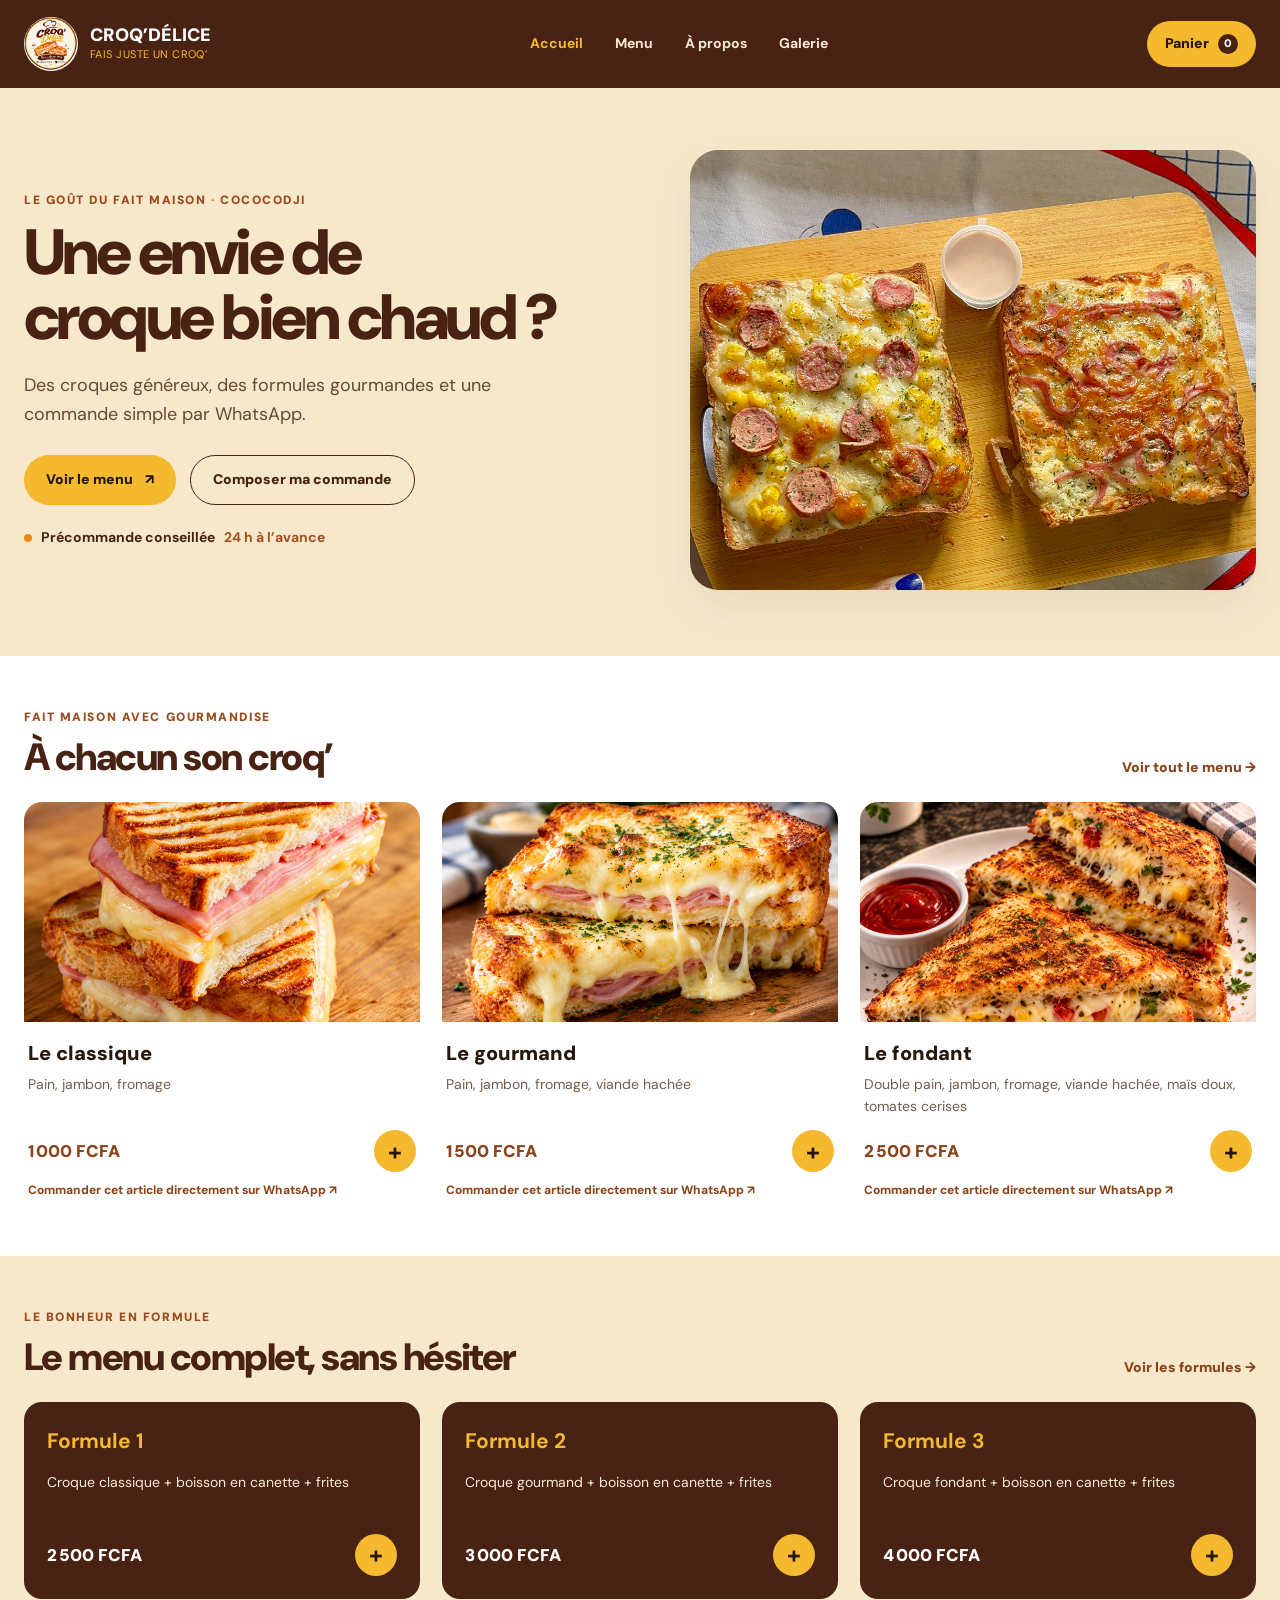
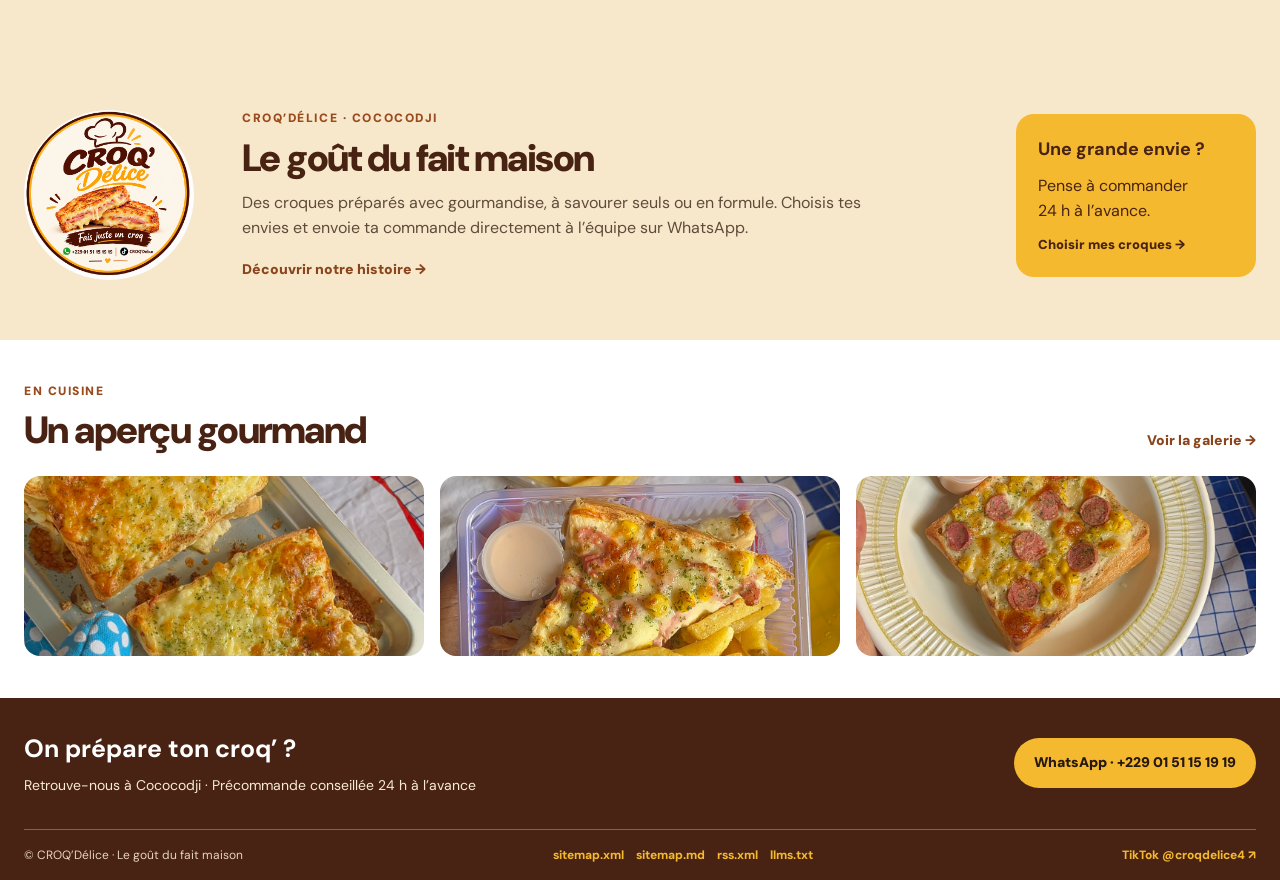
<file: index.html>
<!doctype html>
<html lang="fr">
<head>
  <meta charset="utf-8">
  <meta name="viewport" content="width=device-width, initial-scale=1">
  <meta name="theme-color" content="#482313">
  <meta name="description" content="Découvrez les croques et formules maison de CROQ’Délice à Cococodji. Commandez simplement par WhatsApp.">
  <title>CROQ’Délice — Le goût du fait maison</title>
  <link rel="preconnect" href="https://fonts.googleapis.com">
  <link rel="preconnect" href="https://fonts.gstatic.com" crossorigin>
  <link href="https://fonts.googleapis.com/css2?family=DM+Sans:wght@400;500;600;700;800;900&display=swap" rel="stylesheet">
  <link rel="stylesheet" href="styles.css">
  <link rel="alternate" type="application/rss+xml" title="CROQ’Délice — Flux RSS" href="rss.xml">
  <script type="application/ld+json">
  {
    "@context": "https://schema.org",
    "@type": ["LocalBusiness", "FastFoodRestaurant"],
    "name": "CROQ’Délice",
    "alternateName": ["CROQ DELICE", "Croq Délice", "Croq'Délice", "CROQ’Délice Cococodji"],
    "image": "https://croqdelice.com/assets/logo.png",
    "url": "https://croqdelice.com/",
    "telephone": "+2290151151919",
    "priceRange": "1000 FCFA - 4000 FCFA",
    "servesCuisine": "Croque-monsieur, Restauration rapide artisanale",
    "address": {
      "@type": "PostalAddress",
      "addressLocality": "Cococodji",
      "addressCountry": "BJ"
    },
    "hasMap": "https://maps.google.com/?q=Cococodji,+Benin",
    "disambiguatingDescription": "Commerce artisanal et restaurant de croque-monsieurs maison et formules à Cococodji, République du Bénin. Commande et précommande 24h par WhatsApp.",
    "hasMenu": "https://croqdelice.com/menu.html",
    "sameAs": [
      "https://www.tiktok.com/@croqdelice4"
    ]
  }
  </script>
  <script src="app.js" defer></script>
</head>
<body>
  <div id="site-header"></div>
  <main>
    <section class="hero wrap">
      <div class="hero-copy">
        <p class="eyebrow">Le goût du fait maison <span>·</span> Cococodji</p>
        <h1>Une envie de<br>croque bien chaud&nbsp;?</h1>
        <p class="lead">Des croques généreux, des formules gourmandes et une commande simple par WhatsApp.</p>
        <div class="actions"><a class="button button-gold" href="menu.html">Voir le menu <span aria-hidden="true">↗</span></a><a class="button button-outline" href="menu.html">Composer ma commande</a></div>
        <p class="preorder"><span class="dot"></span> Précommande conseillée <strong>24 h à l’avance</strong></p>
      </div>
      <div class="hero-image"><img src="assets/hero.jpg" alt="Deux croques maison CROQ’Délice servis sur une planche"></div>
    </section>

    <section class="section section-white">
      <div class="wrap">
        <div class="section-heading"><div><p class="eyebrow">Fait maison avec gourmandise</p><h2>À chacun son croq’</h2></div><a class="text-link" href="menu.html">Voir tout le menu <span aria-hidden="true">→</span></a></div>
        <div class="product-grid" id="home-products"></div>
      </div>
    </section>

    <section class="section formulas-band">
      <div class="wrap">
        <div class="section-heading"><div><p class="eyebrow">Le bonheur en formule</p><h2>Le menu complet, sans hésiter</h2></div><a class="text-link" href="menu.html#formules">Voir les formules <span aria-hidden="true">→</span></a></div>
        <div class="formula-grid" id="home-formulas"></div>
      </div>
    </section>

    <section class="about-teaser wrap">
      <img class="about-logo" src="assets/logo.png" alt="Logo CROQ’Délice">
      <div><p class="eyebrow">CROQ’Délice · Cococodji</p><h2>Le goût du fait maison</h2><p>Des croques préparés avec gourmandise, à savourer seuls ou en formule. Choisis tes envies et envoie ta commande directement à l’équipe sur WhatsApp.</p><a class="text-link" href="apropos.html">Découvrir notre histoire <span aria-hidden="true">→</span></a></div>
      <aside class="callout"><strong>Une grande envie&nbsp;?</strong><span>Pense à commander<br>24 h à l’avance.</span><a href="menu.html">Choisir mes croques →</a></aside>
    </section>
    <section class="gallery-strip section-white"><div class="wrap section-heading"><div><p class="eyebrow">En cuisine</p><h2>Un aperçu gourmand</h2></div><a class="text-link" href="galerie.html">Voir la galerie <span aria-hidden="true">→</span></a></div><div class="wrap gallery-preview" id="home-gallery"></div></section>
  </main>
  <div id="site-footer"></div>
</body>
</html>
</file>
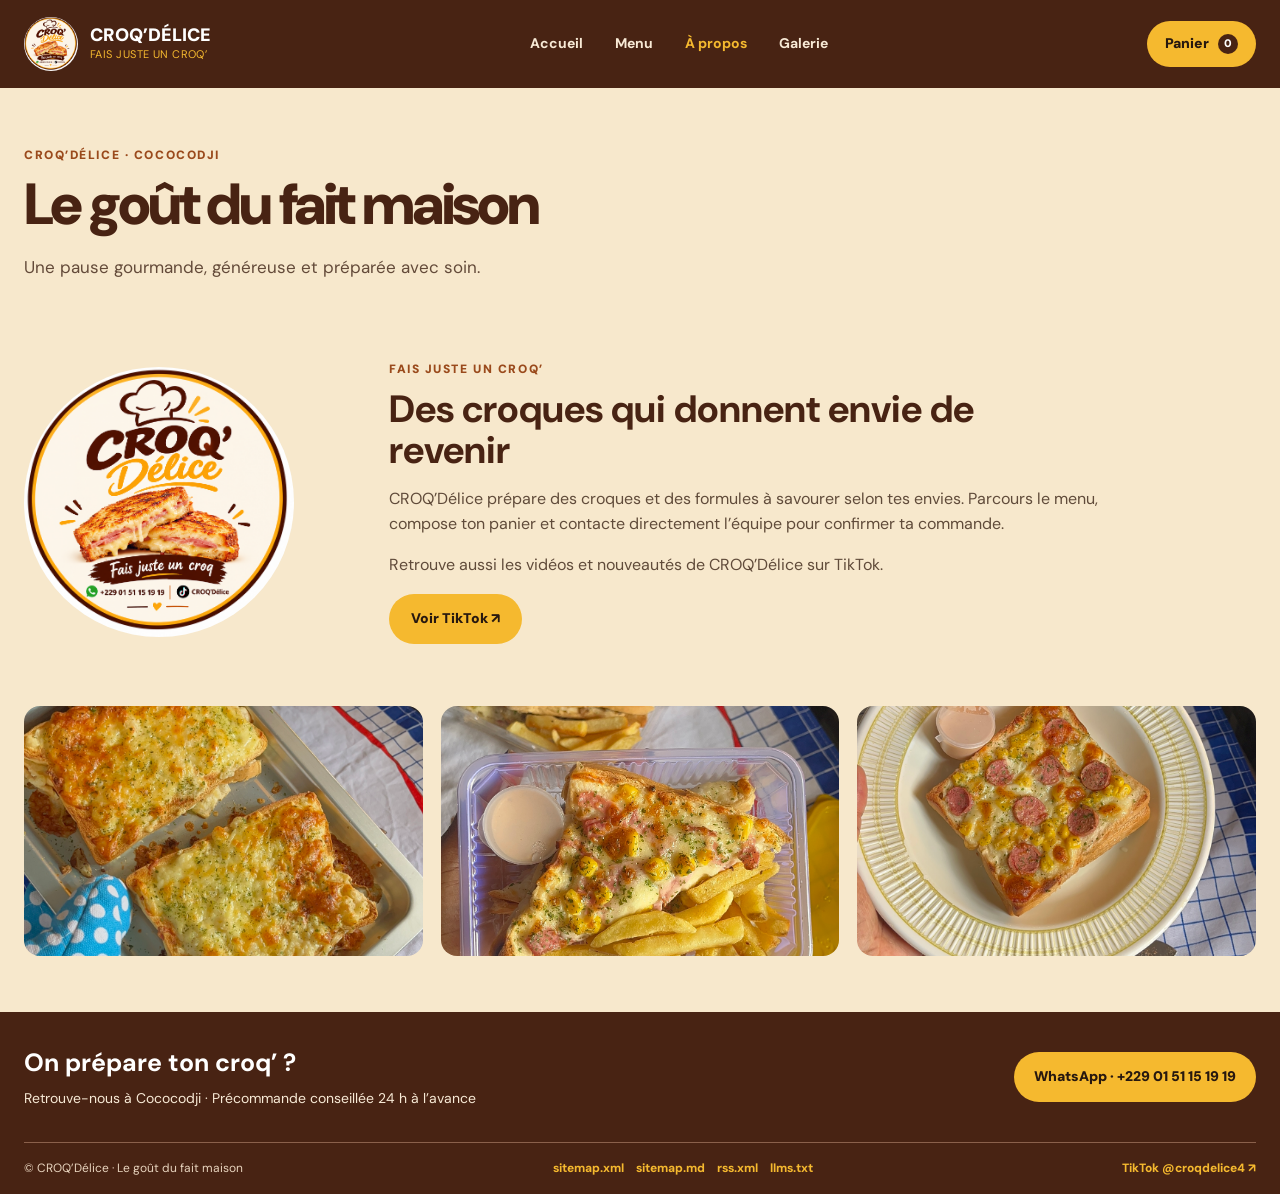
<file: apropos.html>
<!doctype html>
<html lang="fr">
<head><meta charset="utf-8"><meta name="viewport" content="width=device-width, initial-scale=1"><meta name="theme-color" content="#482313"><meta name="description" content="Découvrez CROQ’Délice, le goût du fait maison à Cococodji."><title>À propos — CROQ’Délice</title><link rel="preconnect" href="https://fonts.googleapis.com"><link rel="preconnect" href="https://fonts.gstatic.com" crossorigin><link href="https://fonts.googleapis.com/css2?family=DM+Sans:wght@400;500;600;700;800;900&display=swap" rel="stylesheet"><link rel="stylesheet" href="styles.css"><link rel="alternate" type="application/rss+xml" title="CROQ’Délice — Flux RSS" href="rss.xml"><script src="app.js" defer></script></head>
<body><div id="site-header"></div><main><section class="page-intro wrap"><p class="eyebrow">CROQ’Délice · Cococodji</p><h1>Le goût du fait maison</h1><p>Une pause gourmande, généreuse et préparée avec soin.</p></section><section class="about-page wrap"><img src="assets/logo.png" alt="Logo CROQ’Délice"><div><p class="eyebrow">Fais juste un croq’</p><h2>Des croques qui donnent envie de revenir</h2><p>CROQ’Délice prépare des croques et des formules à savourer selon tes envies. Parcours le menu, compose ton panier et contacte directement l’équipe pour confirmer ta commande.</p><p>Retrouve aussi les vidéos et nouveautés de CROQ’Délice sur TikTok.</p><a class="button button-gold" href="https://www.tiktok.com/@croqdelice4" target="_blank" rel="noreferrer">Voir TikTok ↗</a></div></section><section class="about-photo-grid wrap" id="about-photos"></section></main><div id="site-footer"></div></body></html>
</file>
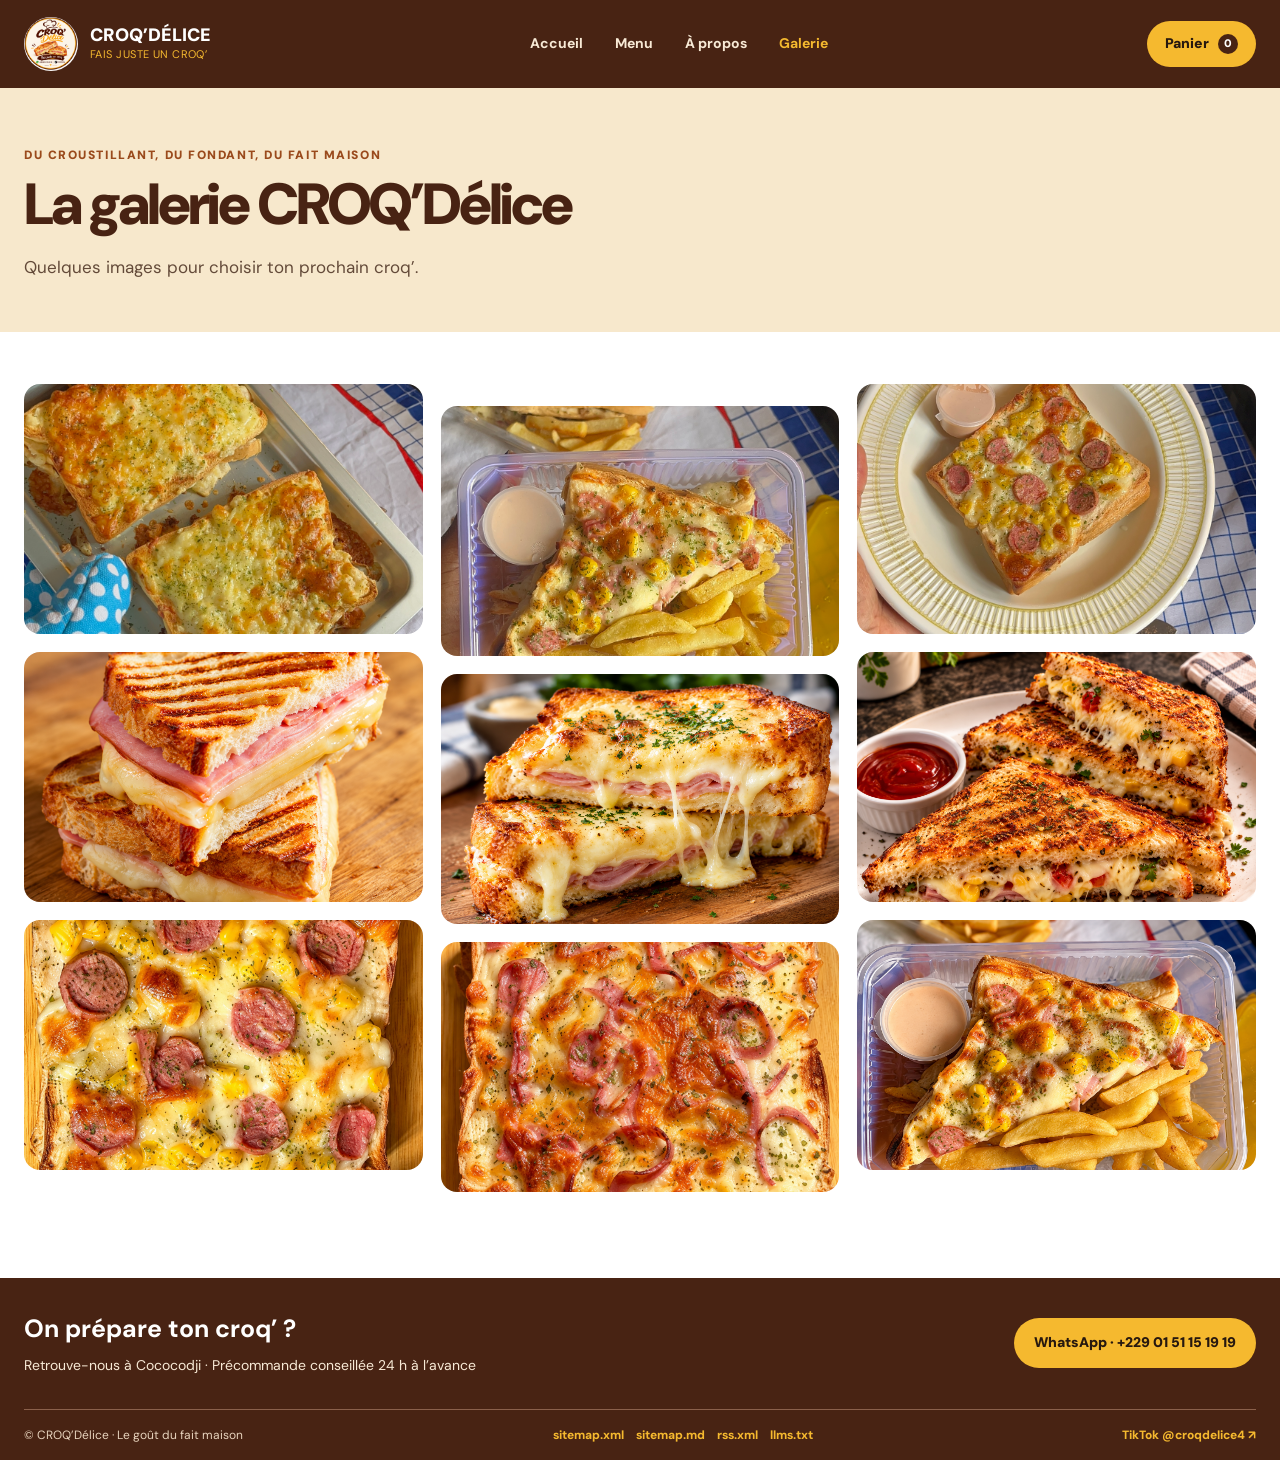
<file: galerie.html>
<!doctype html>
<html lang="fr">
<head><meta charset="utf-8"><meta name="viewport" content="width=device-width, initial-scale=1"><meta name="theme-color" content="#482313"><meta name="description" content="Les photos gourmandes de CROQ’Délice."><title>Galerie — CROQ’Délice</title><link rel="preconnect" href="https://fonts.googleapis.com"><link rel="preconnect" href="https://fonts.gstatic.com" crossorigin><link href="https://fonts.googleapis.com/css2?family=DM+Sans:wght@400;500;600;700;800;900&display=swap" rel="stylesheet"><link rel="stylesheet" href="styles.css"><link rel="alternate" type="application/rss+xml" title="CROQ’Délice — Flux RSS" href="rss.xml"><script src="app.js" defer></script></head>
<body><div id="site-header"></div><main><section class="page-intro wrap"><p class="eyebrow">Du croustillant, du fondant, du fait maison</p><h1>La galerie CROQ’Délice</h1><p>Quelques images pour choisir ton prochain croq’.</p></section><section class="section section-white"><div class="wrap gallery-grid" id="full-gallery"></div></section></main><div id="site-footer"></div></body></html>
</file>
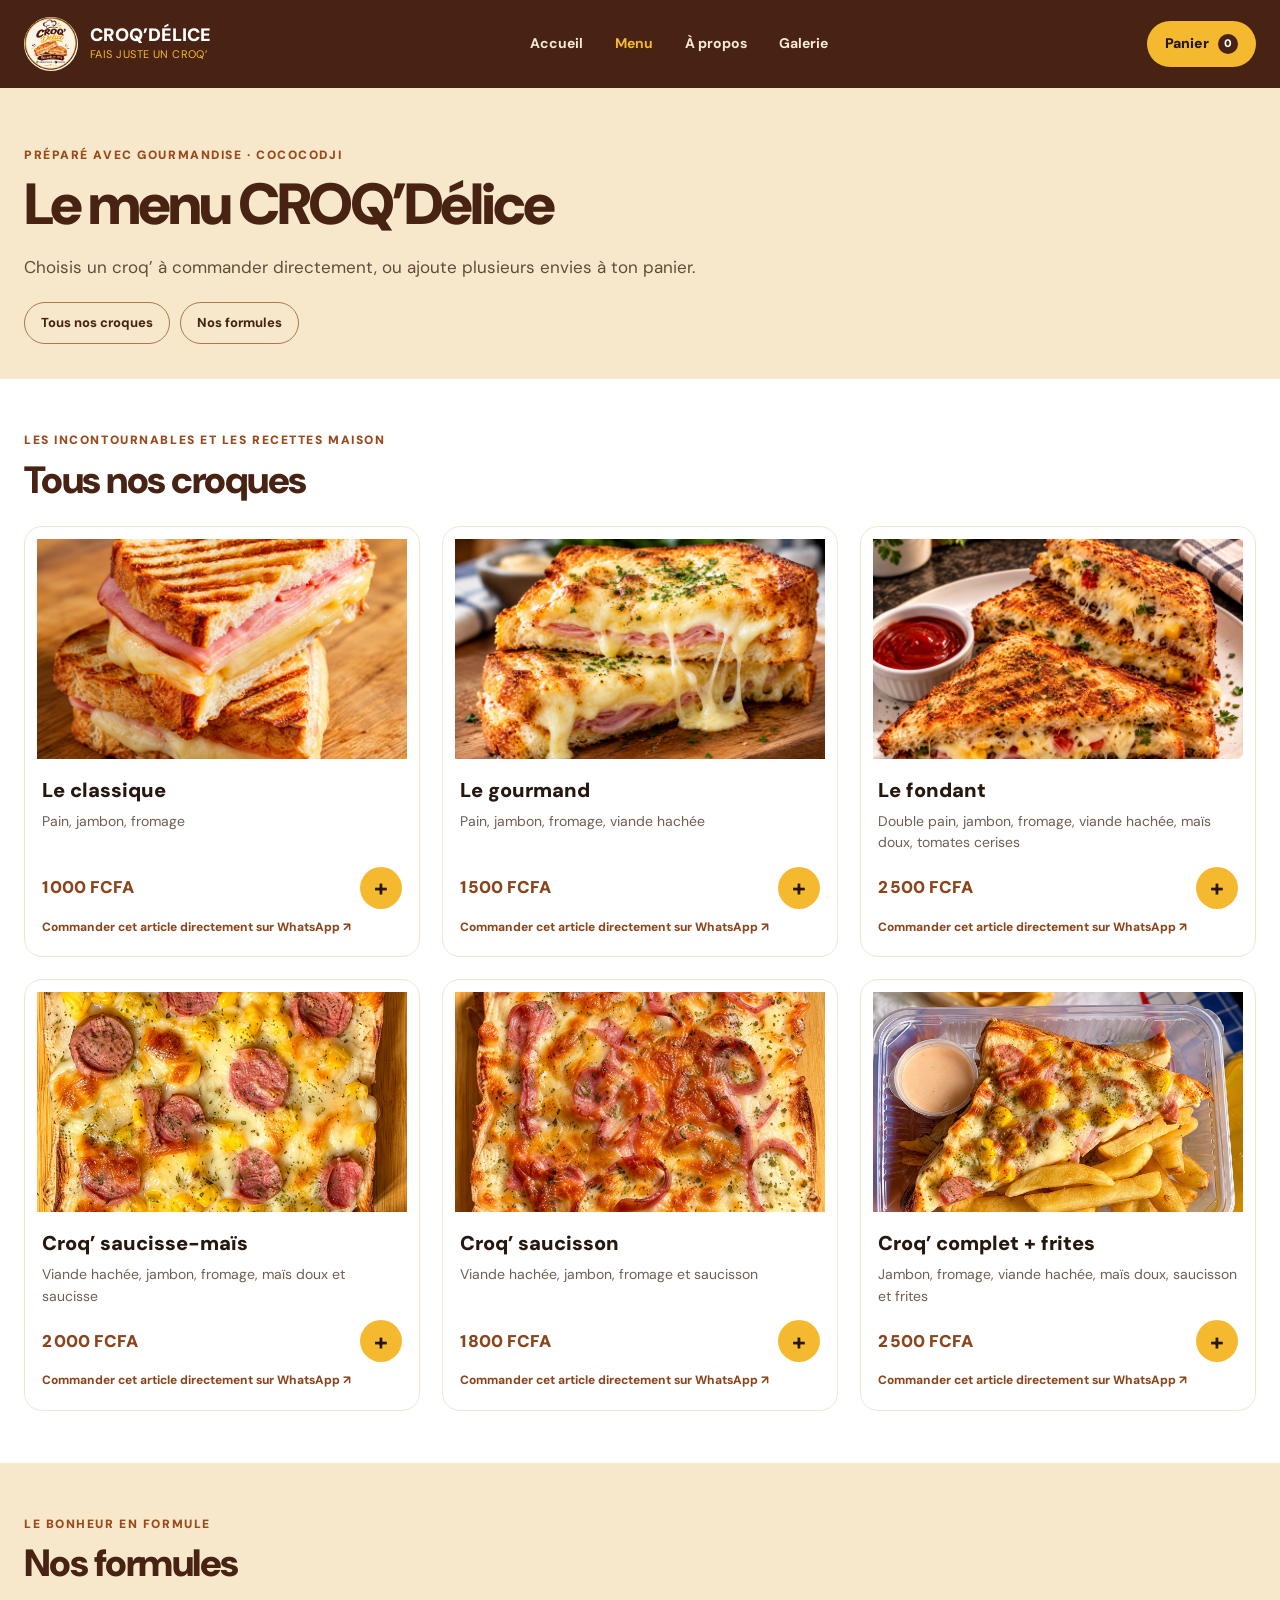
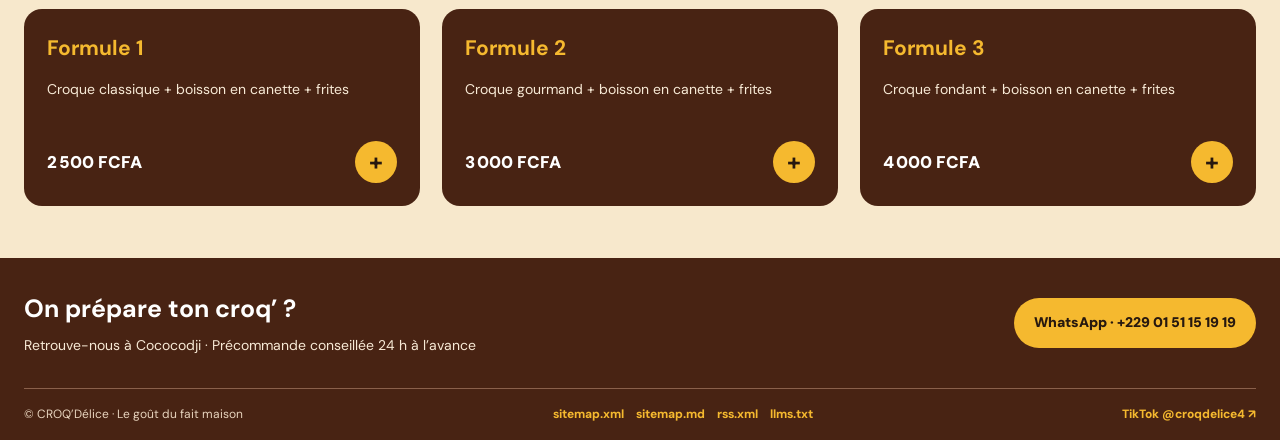
<file: menu.html>
<!doctype html>
<html lang="fr">
<head><meta charset="utf-8"><meta name="viewport" content="width=device-width, initial-scale=1"><meta name="theme-color" content="#482313"><meta name="description" content="Le menu complet CROQ’Délice : croques maison et formules en FCFA."><title>Le menu — CROQ’Délice</title><link rel="preconnect" href="https://fonts.googleapis.com"><link rel="preconnect" href="https://fonts.gstatic.com" crossorigin><link href="https://fonts.googleapis.com/css2?family=DM+Sans:wght@400;500;600;700;800;900&display=swap" rel="stylesheet"><link rel="stylesheet" href="styles.css"><link rel="alternate" type="application/rss+xml" title="CROQ’Délice — Flux RSS" href="rss.xml"><script src="app.js" defer></script></head>
<body><div id="site-header"></div><main><section class="page-intro wrap"><p class="eyebrow">Préparé avec gourmandise · Cococodji</p><h1>Le menu CROQ’Délice</h1><p>Choisis un croq’ à commander directement, ou ajoute plusieurs envies à ton panier.</p><div class="category-links"><a href="#croques">Tous nos croques</a><a href="#formules">Nos formules</a></div></section><section class="section section-white" id="croques"><div class="wrap"><div class="section-heading"><div><p class="eyebrow">Les incontournables et les recettes maison</p><h2>Tous nos croques</h2></div></div><div class="product-grid product-grid-menu" id="menu-classiques"></div></div></section><section class="section formulas-band" id="formules"><div class="wrap"><div class="section-heading"><div><p class="eyebrow">Le bonheur en formule</p><h2>Nos formules</h2></div></div><div class="formula-grid" id="menu-formules"></div></div></section></main><div id="site-footer"></div></body></html>
</file>
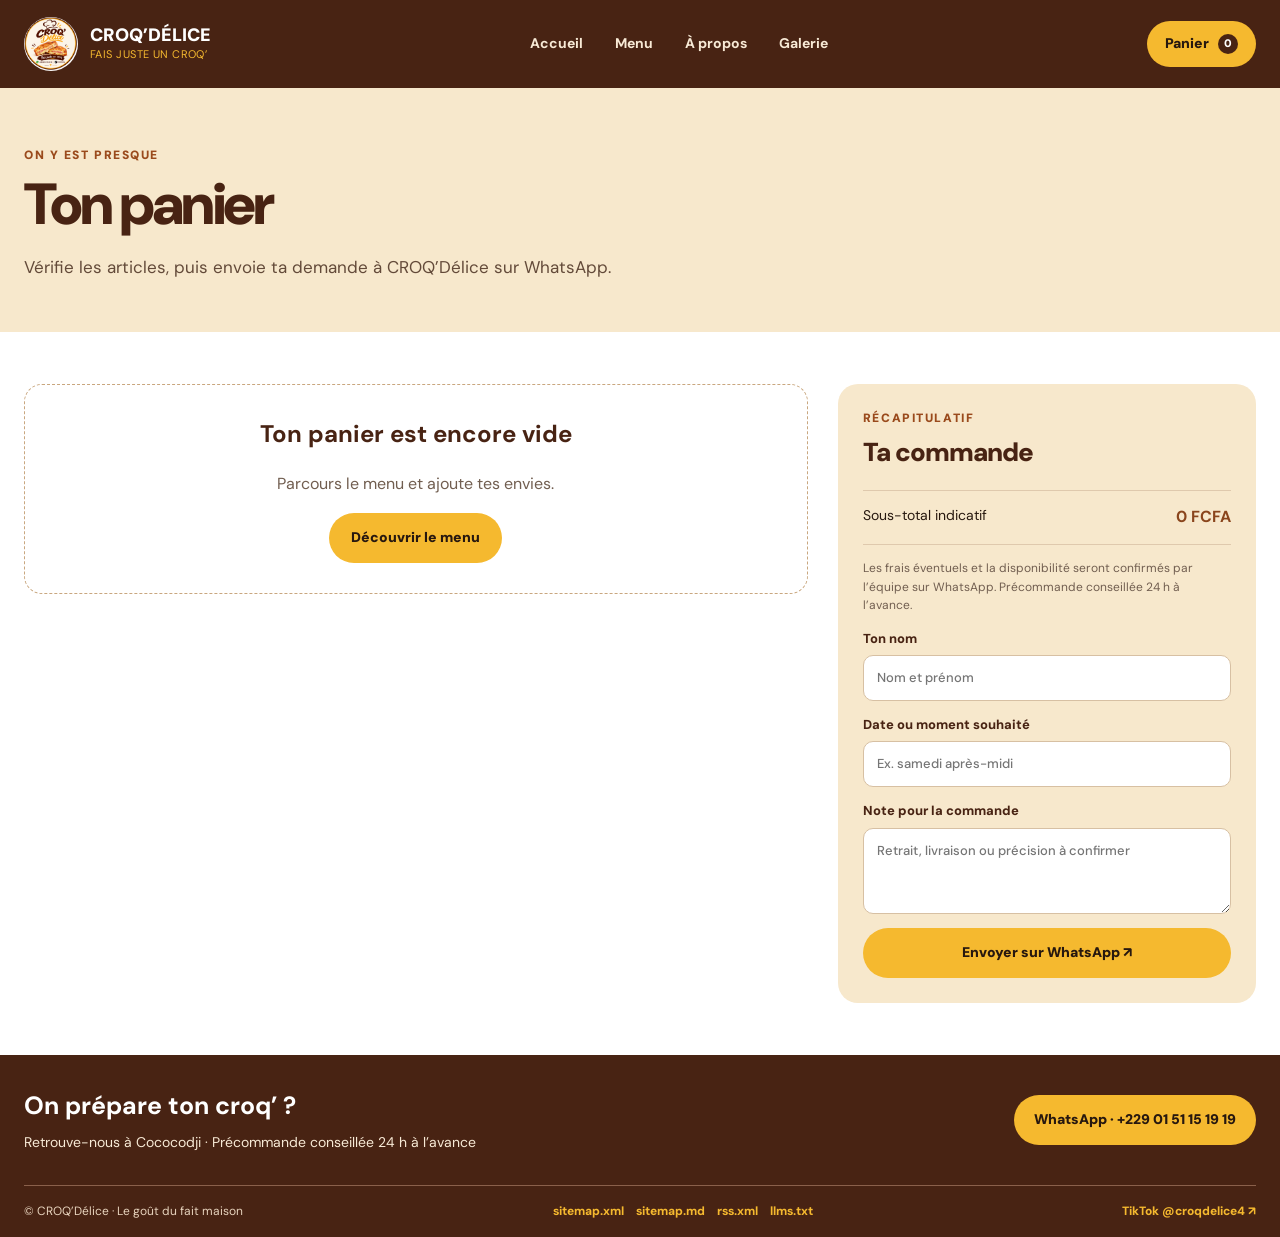
<file: panier.html>
<!doctype html>
<html lang="fr">
<head><meta charset="utf-8"><meta name="viewport" content="width=device-width, initial-scale=1"><meta name="theme-color" content="#482313"><meta name="description" content="Récapitulatif de votre commande CROQ’Délice."><title>Mon panier — CROQ’Délice</title><link rel="preconnect" href="https://fonts.googleapis.com"><link rel="preconnect" href="https://fonts.gstatic.com" crossorigin><link href="https://fonts.googleapis.com/css2?family=DM+Sans:wght@400;500;600;700;800;900&display=swap" rel="stylesheet"><link rel="stylesheet" href="styles.css"><link rel="alternate" type="application/rss+xml" title="CROQ’Délice — Flux RSS" href="rss.xml"><script src="app.js" defer></script></head>
<body><div id="site-header"></div><main><section class="page-intro wrap"><p class="eyebrow">On y est presque</p><h1>Ton panier</h1><p>Vérifie les articles, puis envoie ta demande à CROQ’Délice sur WhatsApp.</p></section><section class="section section-white"><div class="wrap cart-layout"><div id="cart-items" class="cart-items"></div><aside class="cart-summary"><p class="eyebrow">Récapitulatif</p><h2>Ta commande</h2><div class="summary-line"><span>Sous-total indicatif</span><strong id="cart-total">0 FCFA</strong></div><p class="small-note">Les frais éventuels et la disponibilité seront confirmés par l’équipe sur WhatsApp. Précommande conseillée 24 h à l’avance.</p><form id="order-form" class="order-form"><label>Ton nom<input name="name" autocomplete="name" required placeholder="Nom et prénom"></label><label>Date ou moment souhaité<input name="date" placeholder="Ex. samedi après-midi"></label><label>Note pour la commande<textarea name="note" rows="3" placeholder="Retrait, livraison ou précision à confirmer"></textarea></label><button class="button button-gold button-wide" type="submit">Envoyer sur WhatsApp ↗</button></form></aside></div></section></main><div id="site-footer"></div></body></html>
</file>
<file: styles.css>
:root{--cocoa:#482313;--cocoa-2:#65351e;--cream:#f7e8cc;--mango:#f5b92f;--orange:#e98918;--ink:#27180f;--muted:#715e50;--line:#eadcc8;--white:#fff;--radius:20px;--shadow:0 18px 45px #48231314}*{box-sizing:border-box}html{scroll-behavior:smooth}body{margin:0;background:var(--cream);color:var(--ink);font-family:"DM Sans",sans-serif;font-size:16px;line-height:1.55}img{display:block;max-width:100%}a{color:inherit;text-decoration:none}button,input,textarea{font:inherit}.wrap{width:min(1240px,calc(100% - 48px));margin-inline:auto}.site-header{background:var(--cocoa);color:#fff}.nav-wrap{min-height:88px;display:flex;align-items:center;justify-content:space-between;gap:36px}.brand{display:flex;align-items:center;gap:12px;flex-shrink:0}.brand img{width:54px;height:54px;object-fit:cover;border-radius:50%}.brand-name{display:block;font-size:18px;font-weight:900;line-height:1.2}.brand-tag{display:block;color:var(--mango);font-size:11px;letter-spacing:.04em}.nav-links{display:flex;align-items:center;gap:32px;color:#f8ead6;font-size:14px;font-weight:700}.nav-links a:hover,.nav-links a[aria-current=page]{color:var(--mango)}.nav-actions{display:flex;align-items:center;gap:12px}.cart-link{display:inline-flex;align-items:center;gap:9px;padding:12px 18px;border-radius:30px;background:var(--mango);color:var(--ink);font-size:14px;font-weight:900}.cart-count{min-width:20px;height:20px;display:grid;place-items:center;padding-inline:5px;border-radius:50%;background:var(--cocoa);color:#fff;font-size:11px}.menu-toggle{display:none;border:1px solid #ffffff55;border-radius:12px;padding:9px 12px;background:transparent;color:white}.hero{display:grid;grid-template-columns:1fr .94fr;gap:64px;align-items:center;padding-block:62px 66px}.hero-copy{max-width:610px}.eyebrow{margin:0 0 10px;color:#9a4a1c;font-size:12px;font-weight:900;letter-spacing:.13em;text-transform:uppercase}.eyebrow span{color:var(--orange)}h1,h2,h3,p{margin-top:0}.hero h1,.page-intro h1{margin:0 0 20px;color:var(--cocoa);font-size:clamp(42px,5vw,68px);font-weight:900;letter-spacing:-.055em;line-height:1.02}.lead{max-width:540px;margin-bottom:25px;color:#634a39;font-size:18px;line-height:1.65}.actions{display:flex;flex-wrap:wrap;gap:14px}.button{display:inline-flex;align-items:center;justify-content:center;gap:12px;min-height:50px;padding:13px 22px;border:0;border-radius:30px;font-size:14px;font-weight:900;cursor:pointer;transition:transform .18s,background .18s}.button:hover{transform:translateY(-2px)}.button-gold{background:var(--mango);color:var(--ink)}.button-outline{border:1px solid var(--cocoa);background:transparent;color:var(--cocoa)}.button-wide{width:100%}.preorder{display:flex;align-items:center;gap:9px;margin:22px 0 0;color:var(--cocoa);font-size:14px;font-weight:700}.preorder strong{color:#a45120}.dot{width:8px;height:8px;border-radius:50%;background:var(--orange)}.hero-image{height:440px;overflow:hidden;border-radius:28px;box-shadow:var(--shadow)}.hero-image img{width:100%;height:100%;object-fit:cover}.section{padding-block:52px}.section-white{background:var(--white)}.section-heading{display:flex;align-items:end;justify-content:space-between;gap:25px;margin-bottom:24px}.section-heading h2,.about-teaser h2,.cart-summary h2{margin:0;color:var(--cocoa);font-size:clamp(28px,3vw,38px);font-weight:900;letter-spacing:-.04em;line-height:1.1}.text-link{color:#8a451c;font-size:14px;font-weight:900;white-space:nowrap}.text-link:hover{text-decoration:underline;text-underline-offset:4px}.product-grid,.formula-grid{display:grid;grid-template-columns:repeat(3,minmax(0,1fr));gap:22px}.product-card{overflow:hidden;border-radius:18px;background:#fff}.product-card img{width:100%;height:220px;object-fit:cover}.product-info{padding:16px 4px 4px}.product-info h3{margin:0 0 5px;font-size:20px;font-weight:900}.product-desc{min-height:44px;margin:0 0 12px;color:var(--muted);font-size:14px}.product-buy{display:flex;align-items:center;justify-content:space-between;gap:12px}.price{color:#8a451c;font-size:17px;font-weight:900}.add-button{width:42px;height:42px;display:grid;place-items:center;border:0;border-radius:50%;background:var(--mango);color:var(--ink);font-size:24px;font-weight:700;cursor:pointer}.direct-link{display:block;margin-top:9px;color:#8a451c;font-size:12px;font-weight:800}.formulas-band{background:var(--cream)}.formula-card{display:flex;flex-direction:column;gap:14px;padding:23px;border-radius:18px;background:var(--cocoa);color:#fff}.formula-card h3{margin:0;color:var(--mango);font-size:21px}.formula-card p{min-height:48px;margin:0;color:#f8ead6;font-size:14px}.formula-bottom{display:flex;align-items:center;justify-content:space-between}.formula-bottom .price{color:white}.about-teaser{display:grid;grid-template-columns:180px 1fr 240px;align-items:center;gap:38px;padding-block:58px}.about-logo{width:170px;height:170px;object-fit:cover;border-radius:50%}.about-teaser h2{margin-bottom:12px}.about-teaser p:not(.eyebrow){max-width:650px;color:#604b3a}.callout{display:flex;flex-direction:column;gap:11px;padding:22px;border-radius:18px;background:var(--mango);color:var(--cocoa)}.callout strong{font-size:18px}.callout a{font-size:13px;font-weight:900}.gallery-strip{padding-block:42px}.gallery-preview{display:grid;grid-template-columns:repeat(3,1fr);gap:16px}.gallery-preview img{width:100%;height:180px;object-fit:cover;border-radius:16px}.page-intro{padding-block:58px 35px}.page-intro h1{font-size:clamp(38px,5vw,58px)}.page-intro>p:not(.eyebrow){max-width:690px;color:#634a39;font-size:17px}.category-links{display:flex;gap:10px;flex-wrap:wrap;margin-top:22px}.category-links a{padding:10px 16px;border:1px solid #a97852;border-radius:24px;color:var(--cocoa);font-size:13px;font-weight:800}.category-links a:hover{background:var(--mango);border-color:var(--mango)}.product-grid-menu .product-card{padding:12px 12px 16px;border:1px solid #f0e5d4}.product-grid-menu .product-info{padding-inline:5px}.cart-layout{display:grid;grid-template-columns:1.5fr .8fr;align-items:start;gap:30px}.cart-items{display:flex;flex-direction:column;gap:12px}.cart-row{display:grid;grid-template-columns:90px 1fr auto;align-items:center;gap:17px;padding:14px;border-bottom:1px solid var(--line)}.cart-row img{width:90px;height:82px;object-fit:cover;border-radius:12px}.cart-row h3{margin:0 0 4px;font-size:17px}.cart-row p{margin:0;color:var(--muted);font-size:13px}.quantity{display:flex;align-items:center;gap:9px}.quantity button,.remove-item{border:0;background:transparent;color:var(--cocoa);cursor:pointer;font-weight:900}.quantity button{width:30px;height:30px;border-radius:50%;background:var(--cream);font-size:18px}.remove-item{display:block;margin-top:5px;color:#9a4a1c;font-size:12px}.cart-summary{position:sticky;top:24px;padding:25px;border-radius:20px;background:var(--cream)}.cart-summary h2{margin-bottom:24px;font-size:26px}.summary-line{display:flex;justify-content:space-between;gap:12px;padding-block:14px;border-top:1px solid #dfc9ad;border-bottom:1px solid #dfc9ad;font-size:14px}.summary-line strong{color:#8a451c;font-size:16px}.small-note{margin:14px 0;color:var(--muted);font-size:12px}.order-form{display:flex;flex-direction:column;gap:14px}.order-form label{display:flex;flex-direction:column;gap:6px;color:var(--cocoa);font-size:13px;font-weight:800}.order-form input,.order-form textarea{width:100%;padding:12px 13px;border:1px solid #d7c0a3;border-radius:10px;background:#fff;color:var(--ink);font-weight:500}.order-form textarea{resize:vertical}.empty-state{padding:30px;border:1px dashed #c9a77f;border-radius:18px;color:var(--muted);text-align:center}.empty-state h2{color:var(--cocoa)}.about-page{display:grid;grid-template-columns:300px 1fr;gap:65px;align-items:center;padding-block:28px 62px}.about-page>img{width:270px;height:270px;border-radius:50%;object-fit:cover}.about-page h2{max-width:700px;margin-bottom:15px;color:var(--cocoa);font-size:38px;line-height:1.1}.about-page p:not(.eyebrow){max-width:720px;color:#604b3a}.about-photo-grid,.gallery-grid{display:grid;grid-template-columns:repeat(3,minmax(0,1fr));gap:18px;padding-bottom:56px}.about-photo-grid img,.gallery-grid img{width:100%;height:250px;object-fit:cover;border-radius:16px}.gallery-grid img:nth-child(3n+2){transform:translateY(22px)}.site-footer{background:var(--cocoa);color:#f8ead6}.footer-main{display:flex;align-items:center;justify-content:space-between;gap:24px;padding-block:32px}.footer-main h2{margin:0 0 6px;color:#fff;font-size:25px}.footer-main p{margin:0;font-size:14px}.footer-contact{padding:14px 20px;border-radius:28px;background:var(--mango);color:var(--ink);font-size:14px;font-weight:900}.footer-bottom{display:flex;justify-content:space-between;gap:20px;padding-block:16px;border-top:1px solid #8a604b;color:#e7d3bd;font-size:12px}.footer-bottom a{color:var(--mango);font-weight:800}.notice{position:fixed;right:20px;bottom:20px;z-index:5;padding:13px 18px;border-radius:12px;background:var(--cocoa);color:#fff;box-shadow:var(--shadow);opacity:0;transform:translateY(10px);pointer-events:none;transition:.2s}.notice.show{opacity:1;transform:translateY(0)}
@media(max-width:900px){.wrap{width:min(100% - 36px,720px)}.nav-wrap{min-height:76px}.nav-links{gap:17px}.hero{grid-template-columns:1fr 0.9fr;gap:28px;padding-block:42px}.hero-image{height:360px}.hero h1{font-size:48px}.about-teaser{grid-template-columns:120px 1fr;gap:24px}.about-logo{width:120px;height:120px}.callout{grid-column:2}.product-card img{height:180px}.cart-layout{grid-template-columns:1fr}.cart-summary{position:static}}
@media(max-width:650px){.wrap{width:calc(100% - 36px)}.nav-wrap{position:relative;min-height:72px;flex-wrap:nowrap;gap:8px;padding-block:10px}.brand{flex:1 1 auto;min-width:0;gap:7px}.brand img{width:42px;height:42px;flex:0 0 42px}.brand-name{font-size:14px;white-space:nowrap}.brand-tag{font-size:9px;white-space:nowrap}.menu-toggle{display:block;flex:0 0 auto;margin-left:0;padding:8px 10px}.nav-actions{order:2;flex:0 0 auto}.cart-link{gap:5px;padding:9px 11px;font-size:12px}.nav-links{display:none;order:3;width:100%;padding:12px 0 7px;flex-direction:column;align-items:flex-start;gap:0}.nav-wrap:has(.nav-links.open){flex-wrap:wrap}.nav-links.open{display:flex}.nav-links a{width:100%;padding:11px 0;border-top:1px solid #ffffff22}.hero{grid-template-columns:1fr;gap:25px;padding-block:34px 40px}.hero h1{font-size:43px}.lead{font-size:16px}.hero-image{height:300px}.section{padding-block:38px}.section-heading{align-items:flex-start}.section-heading h2,.about-teaser h2{font-size:29px}.section-heading>.text-link{padding-top:22px;font-size:12px}.product-grid,.formula-grid{grid-template-columns:1fr;gap:23px}.product-card img{height:230px}.product-info{padding:13px 3px 0}.product-desc{min-height:auto}.formula-card{padding:20px}.about-teaser{grid-template-columns:70px 1fr;gap:16px;padding-block:38px}.about-logo{width:70px;height:70px}.about-teaser .callout{grid-column:1/-1}.gallery-preview{grid-template-columns:1fr 1fr}.gallery-preview img{height:140px}.page-intro{padding-block:40px 26px}.page-intro h1{font-size:40px}.category-links{gap:7px}.category-links a{padding:9px 12px;font-size:12px}.cart-row{grid-template-columns:70px 1fr;gap:12px}.cart-row img{width:70px;height:70px}.cart-row .quantity{grid-column:2;justify-self:start}.cart-summary{padding:20px}.about-page{grid-template-columns:1fr;gap:25px;padding-block:10px 40px}.about-page>img{width:145px;height:145px}.about-page h2{font-size:32px}.about-photo-grid,.gallery-grid{grid-template-columns:1fr 1fr;gap:12px;padding-bottom:40px}.about-photo-grid img,.gallery-grid img{height:150px}.gallery-grid img:nth-child(3n+2){transform:none}.footer-main{align-items:flex-start;flex-direction:column;padding-block:26px}.footer-bottom{flex-direction:column;gap:8px}.actions .button{flex:1}.callout{padding:18px}}
</file>
